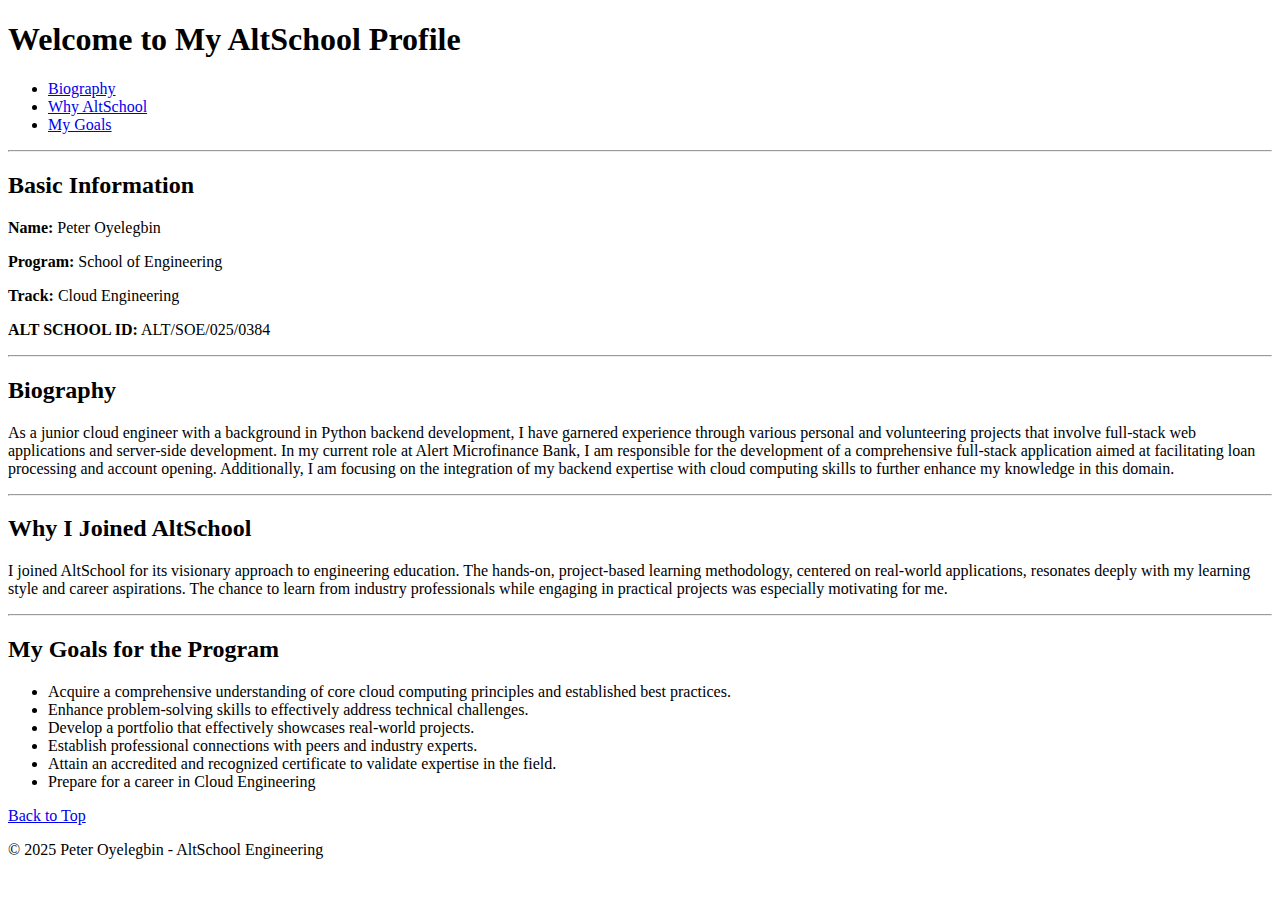
<file: Assignment1/index.html>
<!DOCTYPE html>
<html lang="en">
<head>
    <meta charset="UTF-8">
    <meta name="viewport" content="width=device-width, initial-scale=1.0">
    <title>Peter Oyelegbin | AltSchool Profile</title>
</head>
<body>
    <header id="top">
        <h1>Welcome to My AltSchool Profile</h1>
        <nav>
            <ul>
                <li><a href="#bio">Biography</a></li>
                <li><a href="#reasons">Why AltSchool</a></li>
                <li><a href="#goals">My Goals</a></li>
            </ul>
        </nav>
    </header>

    <hr>

    <main>
        <section>
            <h2>Basic Information</h2>
            <p><strong>Name:</strong> Peter Oyelegbin</p>
            <p><strong>Program:</strong> School of Engineering</p>
            <p><strong>Track:</strong> Cloud Engineering</p>
            <p><strong>ALT SCHOOL ID:</strong> ALT/SOE/025/0384</p>
        </section>

        <hr>

        <section id="bio">
            <h2>Biography</h2>
            <p>
                As a junior cloud engineer with a background in Python backend development, I have garnered experience through various personal and volunteering projects that involve full-stack web applications and server-side development.
                In my current role at Alert Microfinance Bank, I am responsible for the development of a comprehensive full-stack application aimed at facilitating loan processing and account opening. Additionally, I am focusing on the integration of my backend expertise with cloud computing skills to further enhance my knowledge in this domain.
            </p>
        </section>

        <hr>

        <section id="reasons">
            <h2>Why I Joined AltSchool</h2>
            <p>
                I joined AltSchool for its visionary approach to engineering education. The hands-on, project-based learning methodology, centered on real-world applications, resonates deeply with my learning style and career aspirations. The chance to learn from industry professionals while engaging in practical projects was especially motivating for me.
            </p>
        </section>

        <hr>

        <section id="goals">
            <h2>My Goals for the Program</h2>
            <ul>
                <li>Acquire a comprehensive understanding of core cloud computing principles and established best practices.</li>
                <li>Enhance problem-solving skills to effectively address technical challenges.</li>
                <li>Develop a portfolio that effectively showcases real-world projects.</li>
                <li>Establish professional connections with peers and industry experts.</li>
                <li>Attain an accredited and recognized certificate to validate expertise in the field.</li>
                <li>Prepare for a career in Cloud Engineering</li>
            </ul>
        </section>
    </main>

    <footer>
        <p><a href="#top">Back to Top</a></p>
        <p>&copy; 2025 Peter Oyelegbin - AltSchool Engineering</p>
    </footer>
</body>
</html>
</file>
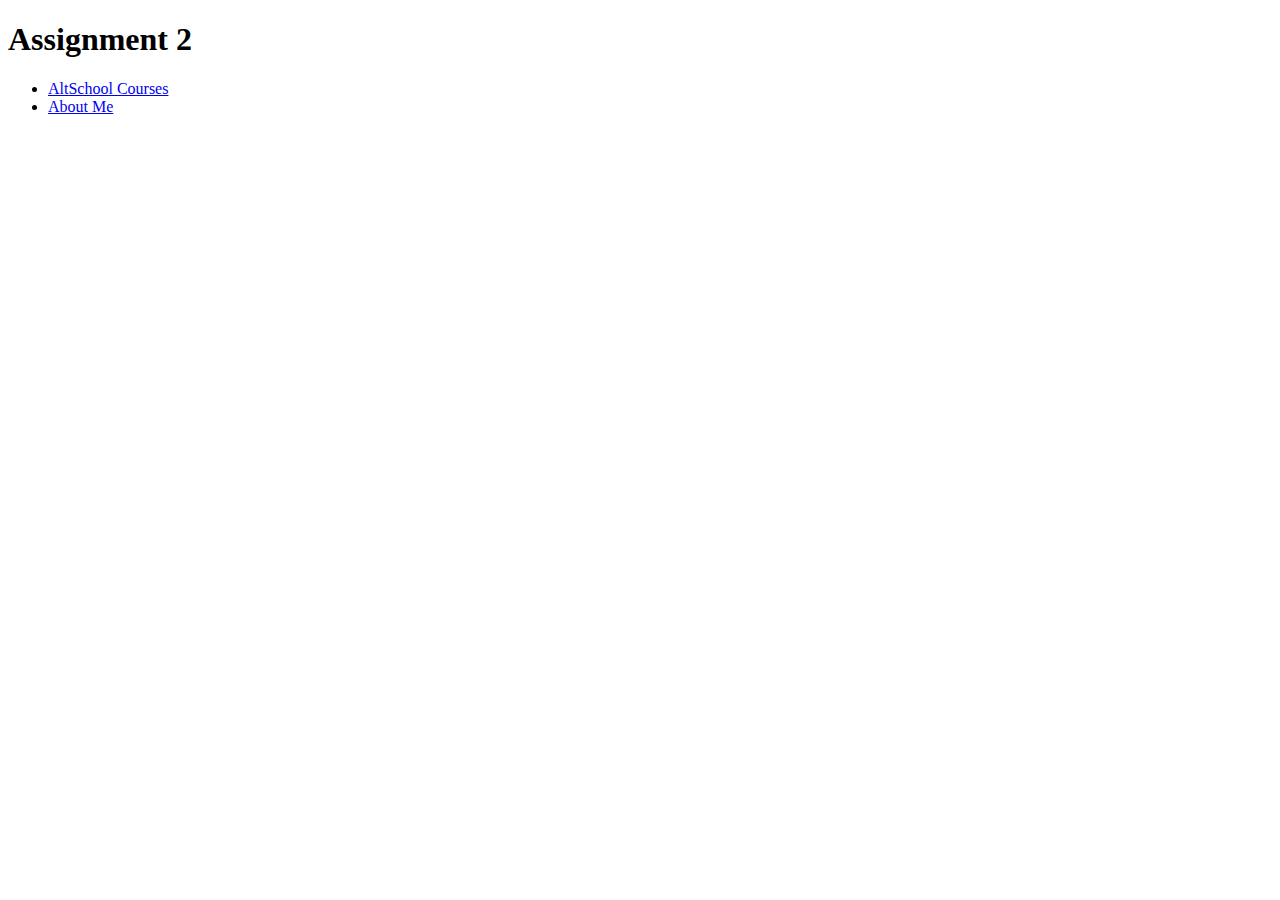
<file: Assignment2/index.html>
<!DOCTYPE html>
<html lang="en">
<head>
    <meta charset="UTF-8">
    <meta name="viewport" content="width=device-width, initial-scale=1.0">
    <title>Assignment 2</title>
</head>
<body>
    <h1>Assignment 2</h1>
    <ul>
        <li><a href="table.html">AltSchool Courses</a></li>
        <li><a href="media.html">About Me</a></li>
    </ul>
</body>
</html>
</file>
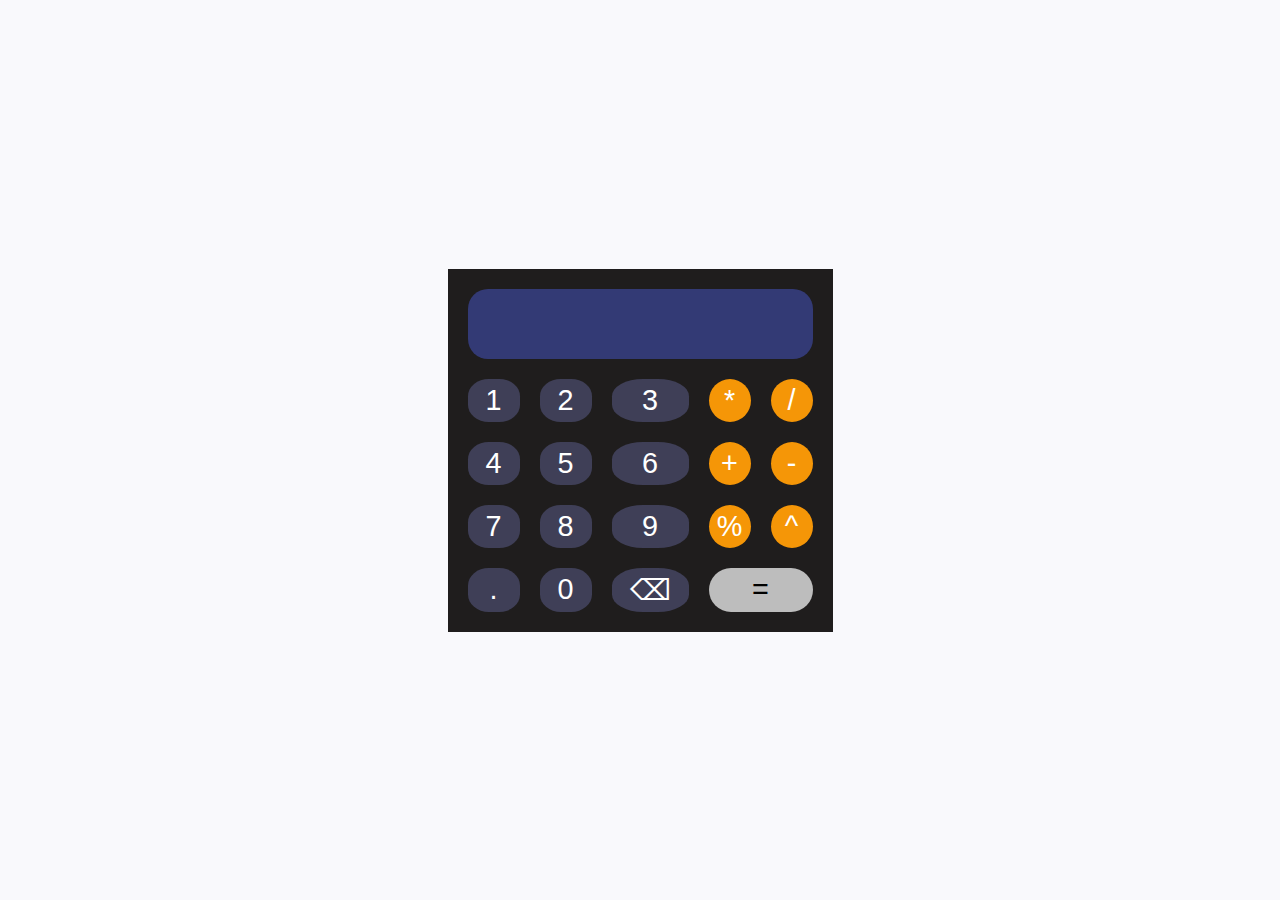
<file: basic_calculator/index.html>
<!DOCTYPE html>
<html lang="en">
    <head>
        <meta charset="UTF-8">
        <meta name="viewport" content="width=device-width, initial-scale=1.0">
        <meta name="author" content="Peter Oyelegbin">
        <meta name="description" content="AltSchool of Engineering First Semester Assessment">
        <meta name="keywords" content="calculator">
        <title>Calculator</title>
        <link rel="stylesheet" href="styles.css" />
    </head>
    <body>
        <main class="calculator">
            <section class="display" id="display"></section>
            <section class="buttons">
                <button type="button" class="btn number">1</button>
                <button type="button" class="btn number">2</button>
                <button type="button" class="btn number">3</button>
                <button type="button" class="btn operator">*</button>
                <button type="button" class="btn operator">/</button>

                <button type="button" class="btn number">4</button>
                <button type="button" class="btn number">5</button>
                <button type="button" class="btn number">6</button>
                <button type="button" class="btn operator">+</button>
                <button type="button" class="btn operator">-</button>

                <button type="button" class="btn number">7</button>
                <button type="button" class="btn number">8</button>
                <button type="button" class="btn number">9</button>
                <button type="button" class="btn operator">%</button>
                <button type="button" class="btn operator">^</button>

                <button type="button" class="btn number">.</button>
                <button type="button" class="btn number">0</button>
                <button type="button" class="btn cancel" id="backspace">&#x232b;</button>
                <button type="button" class="btn equal">=</button>
            </section>
        </main>
        <script src="script.js"></script>
    </body>
</html>
</file>
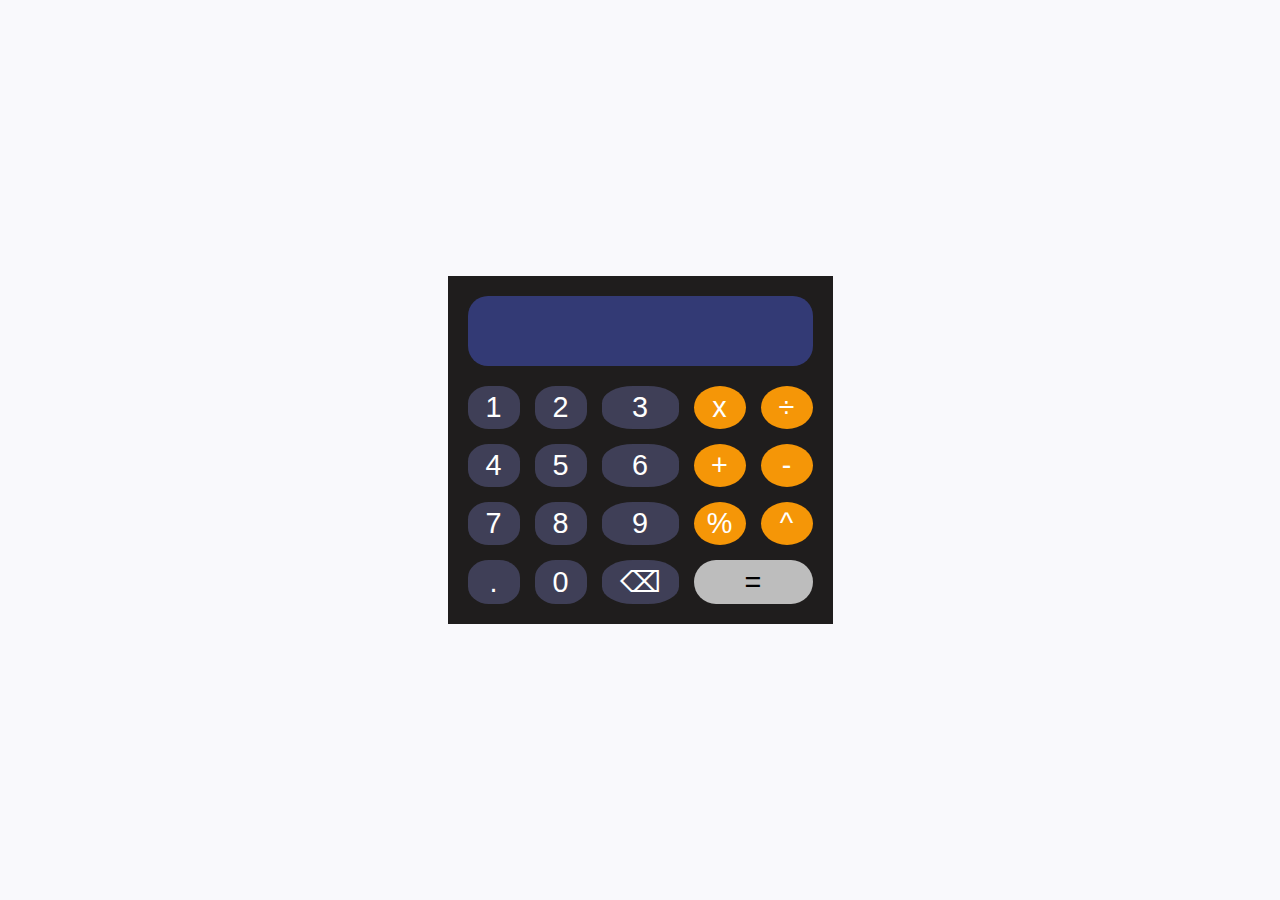
<file: semester1/assessment/index.html>
<!DOCTYPE html>
<html lang="en">
    <head>
        <meta charset="UTF-8">
        <meta name="viewport" content="width=device-width, initial-scale=1.0">
        <meta name="author" content="Peter Oyelegbin">
        <meta name="description" content="AltSchool of Engineering First Semester Assessment">
        <meta name="keywords" content="calculator">
        <title>Calculator</title>
        <link rel="stylesheet" href="styles.css" />
    </head>
    <body>
        <main class="calculator">
            <section class="display" id="display"></section>
            <section class="buttons">
                <button type="button" class="btn number">1</button>
                <button type="button" class="btn number">2</button>
                <button type="button" class="btn number">3</button>
                <button type="button" class="btn operator">x</button>
                <button type="button" class="btn operator">÷</button>

                <button type="button" class="btn number">4</button>
                <button type="button" class="btn number">5</button>
                <button type="button" class="btn number">6</button>
                <button type="button" class="btn operator">+</button>
                <button type="button" class="btn operator">-</button>

                <button type="button" class="btn number">7</button>
                <button type="button" class="btn number">8</button>
                <button type="button" class="btn number">9</button>
                <button type="button" class="btn operator">%</button>
                <button type="button" class="btn operator">^</button>

                <button type="button" class="btn number">.</button>
                <button type="button" class="btn number">0</button>
                <button type="button" class="btn cancel" id="backspace">&#x232b;</button>
                <button type="button" class="btn equal">=</button>
            </section>
        </main>
        <script src="script.js"></script>
    </body>
</html>
</file>
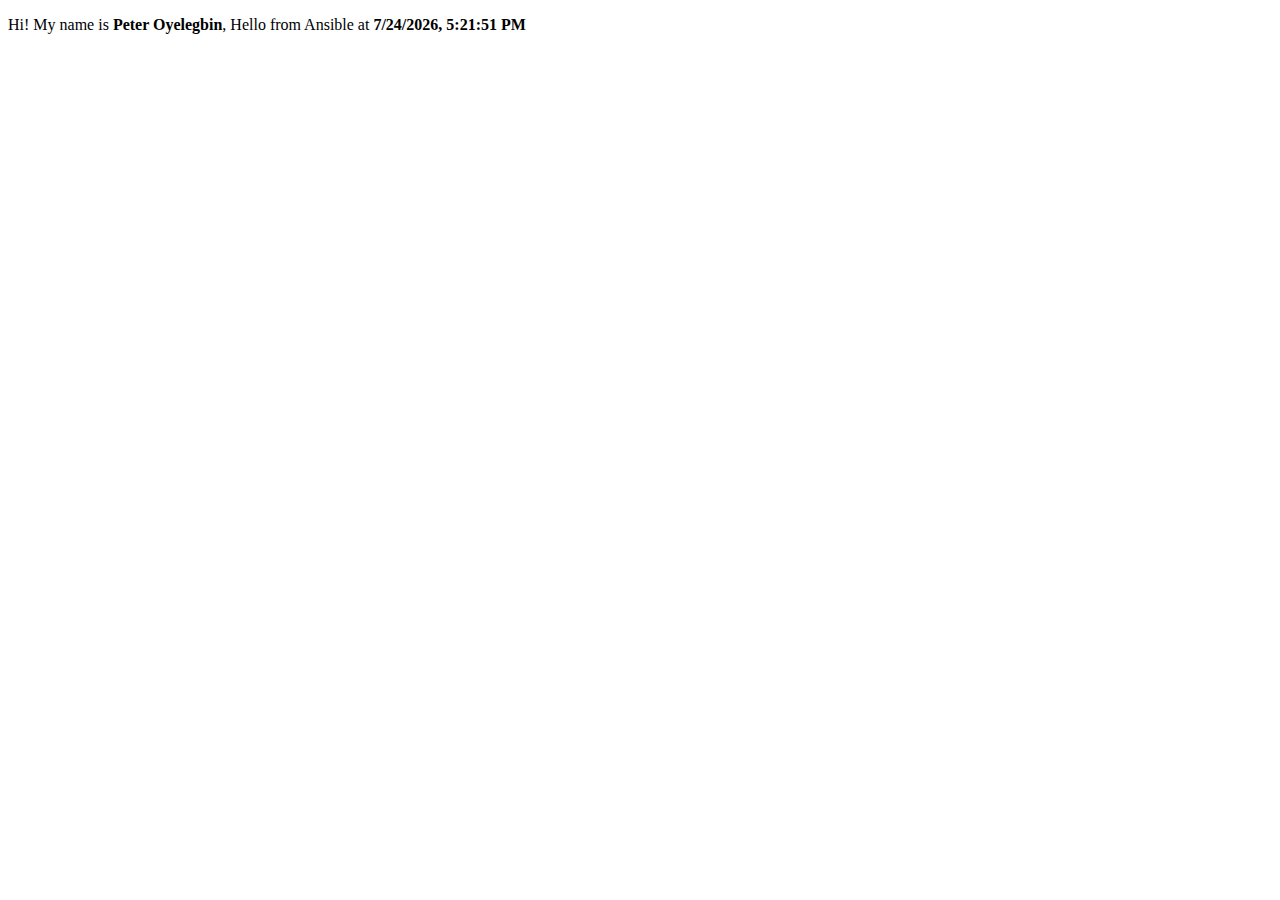
<file: semester2/assignment7/index.html>
<!DOCTYPE html>
<html lang="en">
    <head>
        <meta charset="UTF-8">
        <meta name="viewport" content="width=device-width, initial-scale=1.0">
        <title>Deployed by Ansible</title>
    </head>
    <body>
        <p>Hi! My name is <strong>Peter Oyelegbin</strong>, Hello from Ansible at <strong id="clock"></strong></p>
        <script>
            function updateClock() {
                const now = new Date();
                document.getElementById("clock").textContent = now.toLocaleString();
            }

            setInterval(updateClock, 1000);
            updateClock();
    </script>
    </body>
</html>
</file>
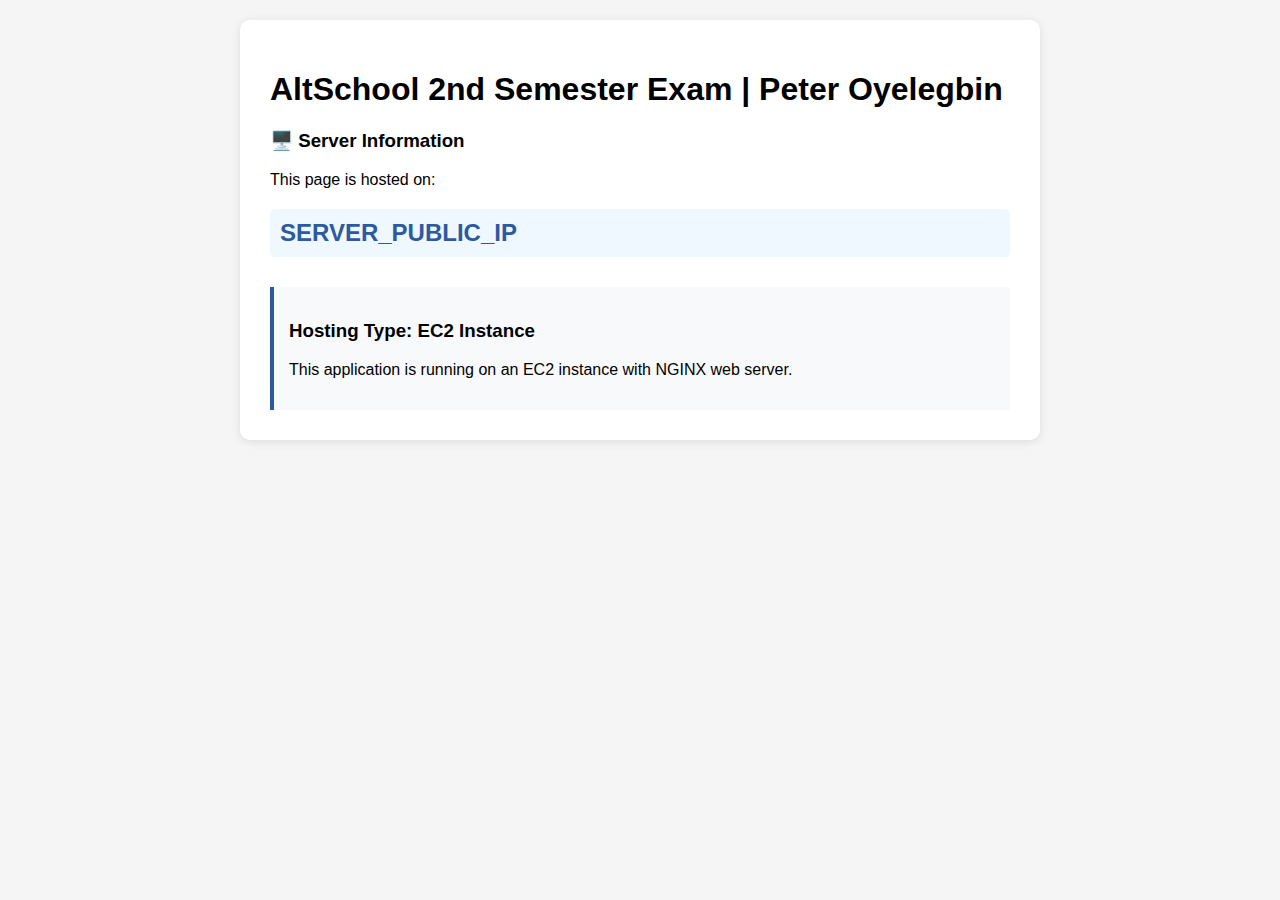
<file: semester2/exam/index.html>
<!DOCTYPE html>
<html lang="en">
<head>
    <meta charset="UTF-8">
    <meta name="viewport" content="width=device-width, initial-scale=1.0">
    <title>Peter Oyelegbin | Server Info</title>
    <style>
        body {
            font-family: Arial, sans-serif;
            max-width: 800px;
            margin: 0 auto;
            padding: 20px;
            background-color: #f5f5f5;
        }
        .container {
            background: white;
            padding: 30px;
            border-radius: 10px;
            box-shadow: 0 2px 10px rgba(0,0,0,0.1);
        }
        .ip-address {
            font-size: 24px;
            color: #2c5aa0;
            font-weight: bold;
            padding: 10px;
            background-color: #f0f8ff;
            border-radius: 5px;
            margin: 20px 0;
        }
        .hosting-type {
            margin-top: 30px;
            padding: 15px;
            border-left: 4px solid #2c5aa0;
            background-color: #f8f9fa;
        }
    </style>
</head>
<body>
    <div class="container">
        <h1>AltSchool 2nd Semester Exam | Peter Oyelegbin</h1>
        <h3>🖥️ Server Information</h3>
        <p>This page is hosted on:</p>
        <div class="ip-address">SERVER_PUBLIC_IP</div>
        
        <div class="hosting-type">
            <h3>Hosting Type: <span id="hostingType">EC2 Instance</span></h3>
            <p>This application is running on an EC2 instance with NGINX web server.</p>
        </div>
    </div>
</body>
</html>
</file>
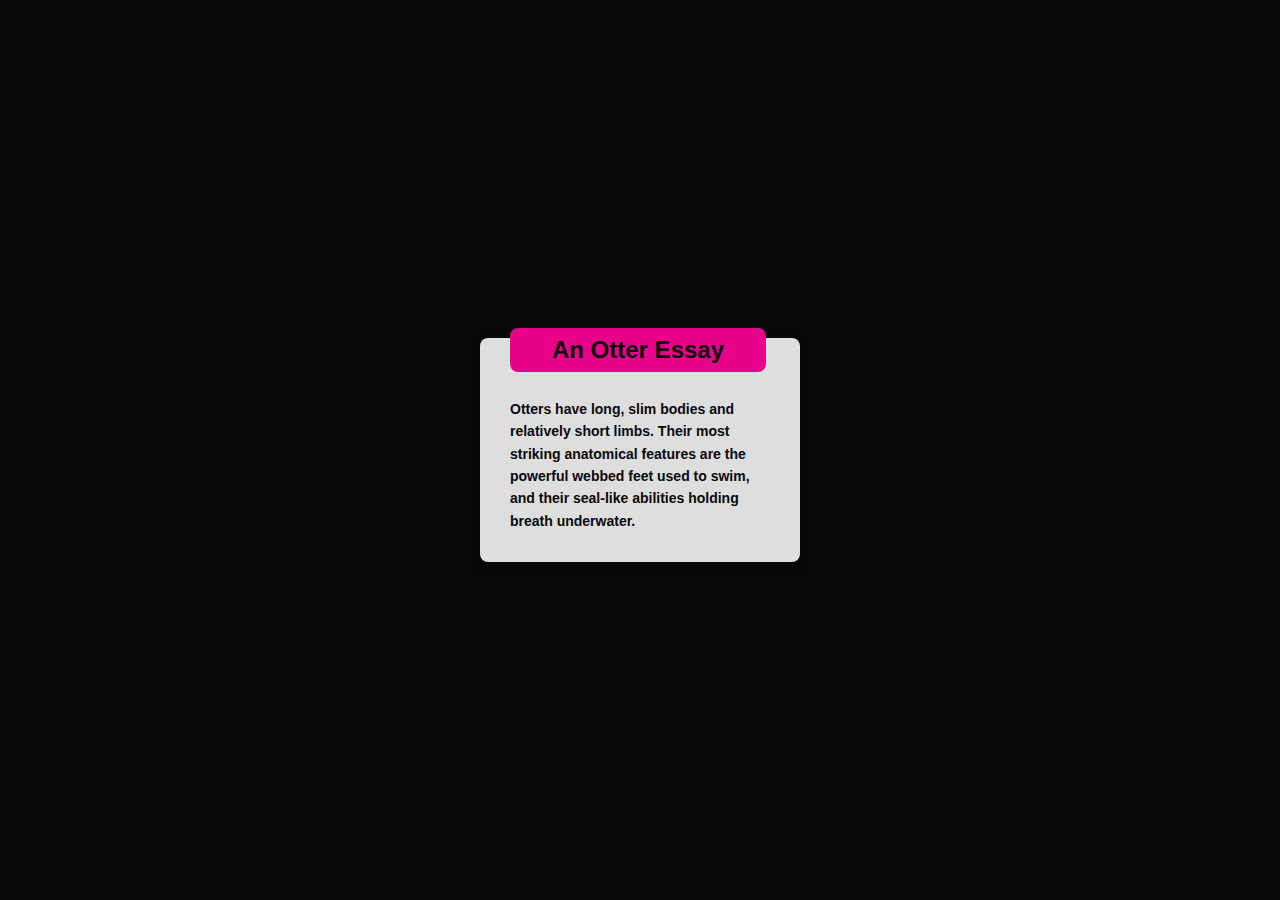
<file: semester1/assignment3/exercise1/index.html>
<!DOCTYPE html>
<html lang="en">
  <head>
    <meta charset="UTF-8" />
    <meta name="viewport" content="width=device-width, initial-scale=1.0" />
    <title>Exercise 1: Otter Essay Card</title>
    <style>
      * {
        margin: 0;
        padding: 0;
        box-sizing: border-box;
      }

      body {
        display: flex;
        justify-content: center;
        align-items: center;
        height: 100vh;
        background-color: #080808;
        font-family: Arial, sans-serif;
      }

      .card {
        position: relative;
        width: 320px;
        background: #eeee;
        border-radius: 8px;
        padding: 30px;
        box-shadow: 0 4px 6px #080808;
      }

      .title {
        position: absolute;
        top: -10px;
        width: 80%;
        color: #080808;
        background: #e6028b;
        padding: 8px;
        font-size: 24px;
        font-weight: 700;
        border-radius: 8px 8px;
        text-align: center;
      }

      .content {
        margin-top: 30px;
        font-size: 14px;
        font-weight: 600;
        color: #080808;
        line-height: 1.6;
        text-align: left;
      }
    </style>
  </head>
  <body>
    <div class="card">
      <h1 class="title">An Otter Essay</h1>
      <h3 class="content">
        Otters have long, slim bodies and relatively short limbs. Their most
        striking anatomical features are the powerful webbed feet used to swim,
        and their seal-like abilities holding breath underwater.
      </h3>
    </div>
  </body>
</html>
</file>
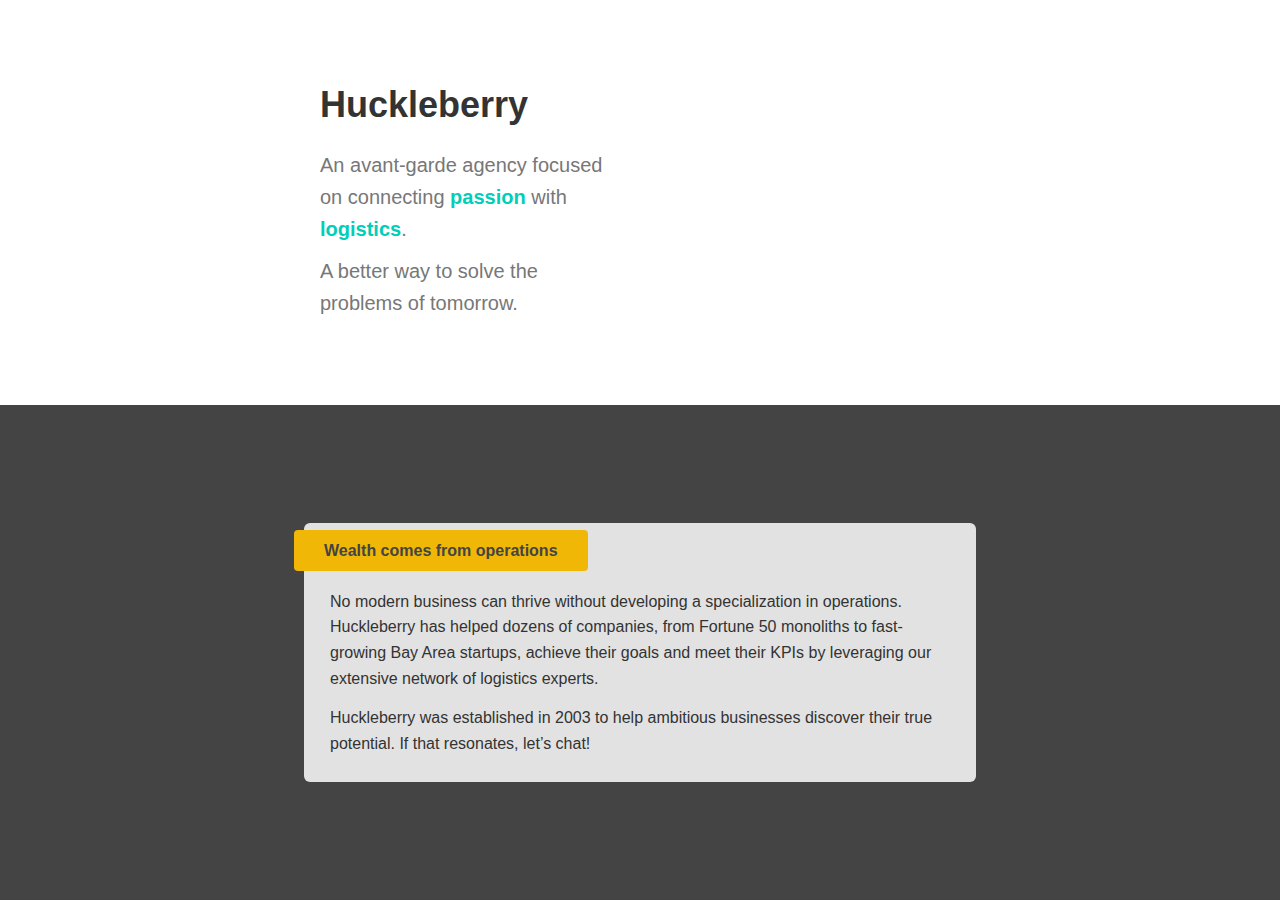
<file: semester1/assignment3/exercise2/index.html>
<!DOCTYPE html>
<html lang="en">
  <head>
    <meta charset="UTF-8" />
    <meta name="viewport" content="width=device-width, initial-scale=1.0" />
    <title>Exercise 2: Huckleberry</title>
    <style>
      * {
        margin: 0;
        padding: 0;
        box-sizing: border-box;
      }

      body {
        font-family: Arial, Helvetica, sans-serif;
        line-height: 1.6;
        color: #333;
      }

      .header_container {
        margin: 0 auto;
        padding: 30px 80px;
        height: 45vh;
        display: flex;
        align-items: center;
        justify-content: center;
      }

      .header {
        text-align: left;
        padding: 45px 16px;
        width: 60%;
      }

      .header > div {
        width: 45%;
      }

      .header h1 {
        font-size: 36px;
        font-weight: bold;
        margin-bottom: 16px;
      }

      .header p {
        font-size: 20px;
        color: #777;
        margin-bottom: 10px;
      }

      .header p a {
        color: #01ceb9;
        text-decoration: none;
        font-weight: bold;
      }

      .content_container {
        margin: 0 auto;
        padding: 20px 80px;
        background: #444;
        height: 55vh;
        display: flex;
        justify-content: center;
        align-items: center;
      }

      .card {
        background: #eeee;
        border-radius: 6px;
        padding: 26px;
        box-shadow: 0 4px 6px #0000;
        width: 60%;
        position: relative;
      }

      .card .highlight {
        background: #f1b706;
        color: #444;
        font-weight: bold;
        padding: 8px 30px;
        border-radius: 4px;
        display: inline-block;
        margin-bottom: 16px;
        position: absolute;
        left: -10px;
        top: 7px;
      }

      .details {
        margin-top: 40px;
      }

      .card p {
        font-size: 16px;
        margin-bottom: 14px;
      }

      .card p:last-child {
        margin-bottom: 0;
      }

      @media (max-width: 768px) {
        .header_container {
          padding: 30px;
          justify-content: left;
        }

        .header > div {
          width: 100%;
        }

        .header h1 {
          font-size: 24px;
        }

        .header p {
          font-size: 16px;
        }

        .content_container {
          padding: 30px 20px;
          height: auto;
        }

        .card {
          width: 100%;
        }

        .card p {
          font-size: 14px;
        }
      }

      @media (max-width: 480px) {
        .header {
          width: 100%;
          padding: 40px 0;
        }

        .header > div {
          width: 100%;
        }

        .header h1 {
          font-size: 20px;
        }

        .header p {
          font-size: 14px;
        }

        .card {
          padding: 16px;
          width: 100%;
        }

        .details {
          margin-top: 60px;
        }

        .card p {
          font-size: 12px;
        }
      }
    </style>
  </head>
  <body>
    <!-- Header Section -->
    <div class="header_container">
      <div class="header">
        <div>
          <h1>Huckleberry</h1>
          <p>
            An avant-garde agency focused on connecting
            <a href="#">passion</a> with <a href="#">logistics</a>.
          </p>
          <p>A better way to solve the problems of tomorrow.</p>
        </div>
      </div>
    </div>

    <!-- Content Section -->
    <div class="content_container">
      <div class="card">
        <span class="highlight">Wealth comes from operations</span>
        <div class="details">
          <p>
            No modern business can thrive without developing a specialization in
            operations. Huckleberry has helped dozens of companies, from Fortune
            50 monoliths to fast-growing Bay Area startups, achieve their goals
            and meet their KPIs by leveraging our extensive network of logistics
            experts.
          </p>
          <p>
            Huckleberry was established in 2003 to help ambitious businesses
            discover their true potential. If that resonates, let’s chat!
          </p>
        </div>
      </div>
    </div>
  </body>
</html>
</file>
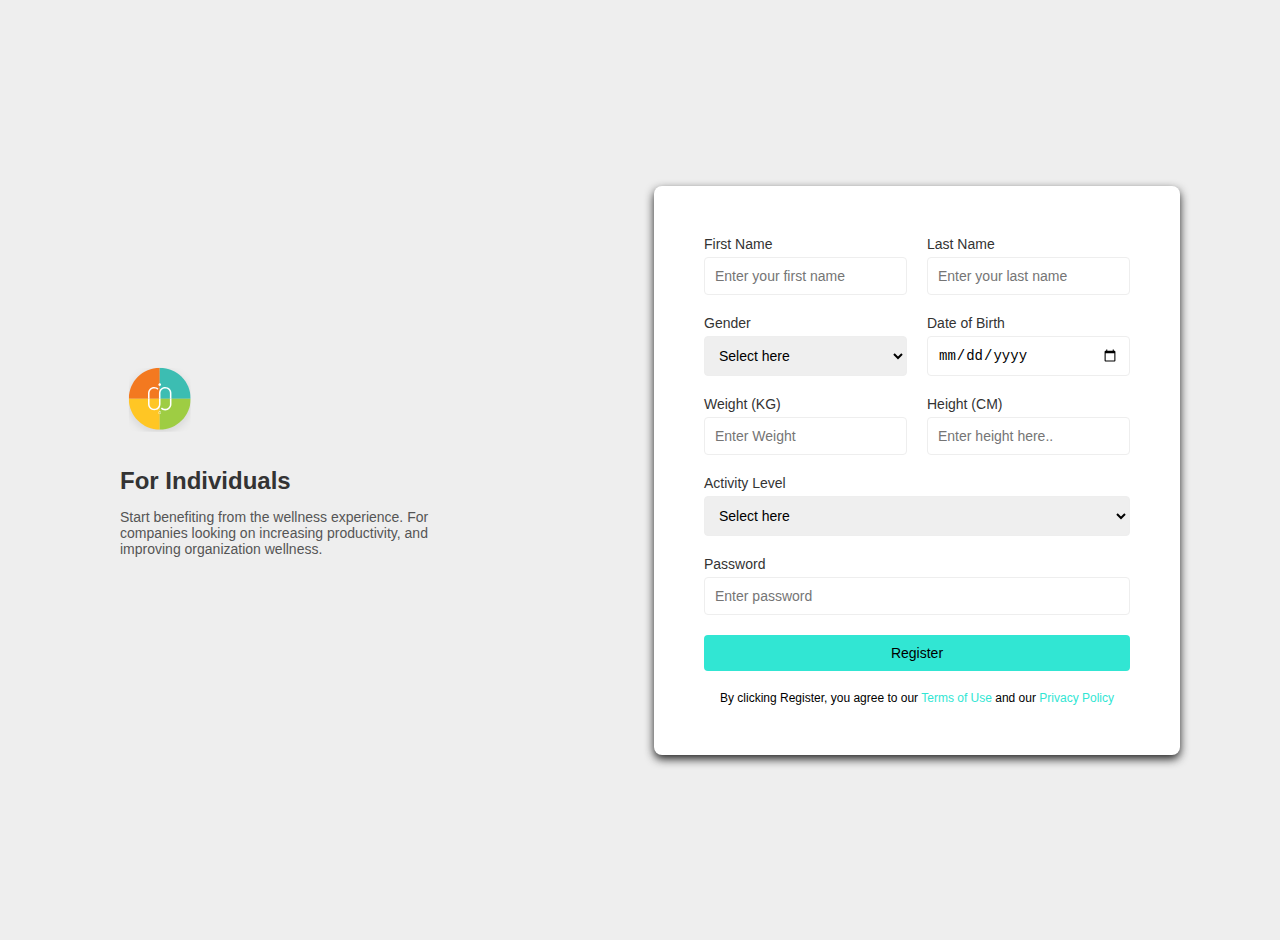
<file: semester1/assignment3/exercise4/index.html>
<!DOCTYPE html>
<html lang="en">
  <head>
    <meta charset="UTF-8" />
    <meta name="viewport" content="width=device-width, initial-scale=1.0" />
    <title>Exercise 4: Sign Up Form</title>
    <style>
      body {
        font-family: Arial, Helvetica, sans-serif, Verdana;
        margin: 0;
        padding: 0;
        background-color: #eee;
        display: flex;
        gap: 20px;
        align-items: center;
        height: 100vh;
        padding: 20px 100px;
      }

      .container {
        padding: 20px;
      }

      .logo {
        margin-bottom: 20px;
      }

      .logo img {
        width: 80px;
        height: 80px;
      }

      .header {
        text-align: left;
        margin-bottom: 20px;
        width: 70%;
      }

      .header h1 {
        font-size: 24px;
        margin-bottom: 10px;
        color: #333;
      }

      .header #mobile-content {
        display: none;
      }

      .header #desktop-content {
        display: block;
      }

      .header p {
        font-size: 14px;
        color: #555;
      }

      .card {
        background: #fff;
        box-shadow: 0 4px 10px #222;
        border-radius: 8px;
        padding: 50px;
        flex: 1;
      }

      .form-group {
        display: grid;
        gap: 20px;
        grid-template-columns: 1fr 1fr;
      }

      .form-control {
        display: flex;
        flex-direction: column;
        margin-bottom: 20px;
      }

      .form-control label {
        font-size: 14px;
        color: #333;
        margin-bottom: 5px;
      }

      .form-control input,
      .form-control select {
        font-size: 14px;
        padding: 10px;
        border: 1px solid #eee;
        border-radius: 4px;
      }

      .form-control input:focus,
      .form-control select:focus {
        outline: 1px solid #31e6d3;
      }

      .form-actions {
        text-align: center;
      }

      .form-actions button {
        background-color: #31e6d3;
        color: eee;
        padding: 10px 20px;
        border: none;
        border-radius: 4px;
        cursor: pointer;
        font-size: 14px;
        width: 100%;
        transition: all ease-in-out 300ms;
      }

      .form-actions button:hover {
        background-color: #31e6d3;
      }

      .footer {
        text-align: center;
        font-size: 12px;
        margin-top: 20px;
        color: #000;
      }

      .footer a {
        color: #31e6d3;
        text-decoration: none;
      }

      .footer a:hover {
        text-decoration: underline;
      }

      @media screen and (max-width: 768px) {
        body {
          flex-direction: column;
          padding: 20px;
        }

        .header {
          width: 100%;
        }

        .header #mobile-content {
          display: block;
        }

        .header #desktop-content {
          display: none;
        }

        .container {
          padding: 0;
        }

        .card {
          padding: 20px;
        }

        .form-group {
          grid-template-columns: 1fr;
        }
      }
    </style>
  </head>

  <body>
    <!-- https://www.figma.com/file/URkPhPHkkWREdiIB21uvfE/Web-Development-Training?type=design&node-id=0%3A1&mode=design&t=KXSthmp0easnvUhR-1 -->
    <div class="container">
      <div class="logo">
        <img src="./logo.svg" alt="Logo" />
      </div>
      <div class="header">
        <h1>For Individuals</h1>
        <p id="mobile-content">
          Inspiring wholesome harmony for the mind, body and spirit, for
          everyone, everywhere.
        </p>
        <p id="desktop-content">
          Start benefiting from the wellness experience. For companies looking
          on increasing productivity, and improving organization wellness.
        </p>
      </div>
    </div>

    <div class="card">
      <form>
        <div class="form-group">
          <div class="form-control">
            <label for="first-name">First Name</label>
            <input
              type="text"
              id="first-name"
              placeholder="Enter your first name" />
          </div>
          <div class="form-control">
            <label for="last-name">Last Name</label>
            <input
              type="text"
              id="last-name"
              placeholder="Enter your last name" />
          </div>
        </div>

        <div class="form-group">
          <div class="form-control">
            <label for="gender">Gender</label>
            <select id="gender">
              <option value="">Select here</option>
              <option value="male">Male</option>
              <option value="female">Female</option>
            </select>
          </div>
          <div class="form-control">
            <label for="dob">Date of Birth</label>
            <input type="date" id="dob" />
          </div>
        </div>

        <div class="form-group">
          <div class="form-control">
            <label for="weight">Weight (KG)</label>
            <input type="number" id="weight" placeholder="Enter Weight" />
          </div>
          <div class="form-control">
            <label for="height">Height (CM)</label>
            <input
              type="number"
              id="height"
              placeholder="Enter height here.." />
          </div>
        </div>

        <div class="form-control">
          <label for="activity-level">Activity Level</label>
          <select id="activity-level">
            <option value="">Select here</option>
            <option value="low">Low</option>
            <option value="moderate">Moderate</option>
            <option value="high">High</option>
          </select>
        </div>
        <div class="form-control">
          <label for="password">Password</label>
          <input type="password" id="password" placeholder="Enter password" />
        </div>
        <div class="form-actions">
          <button type="submit">Register</button>
        </div>
      </form>
      <div class="footer">
        By clicking Register, you agree to our
        <a href="#">Terms of Use</a> and our <a href="#">Privacy Policy</a>
      </div>
    </div>
  </body>
</html>
</file>
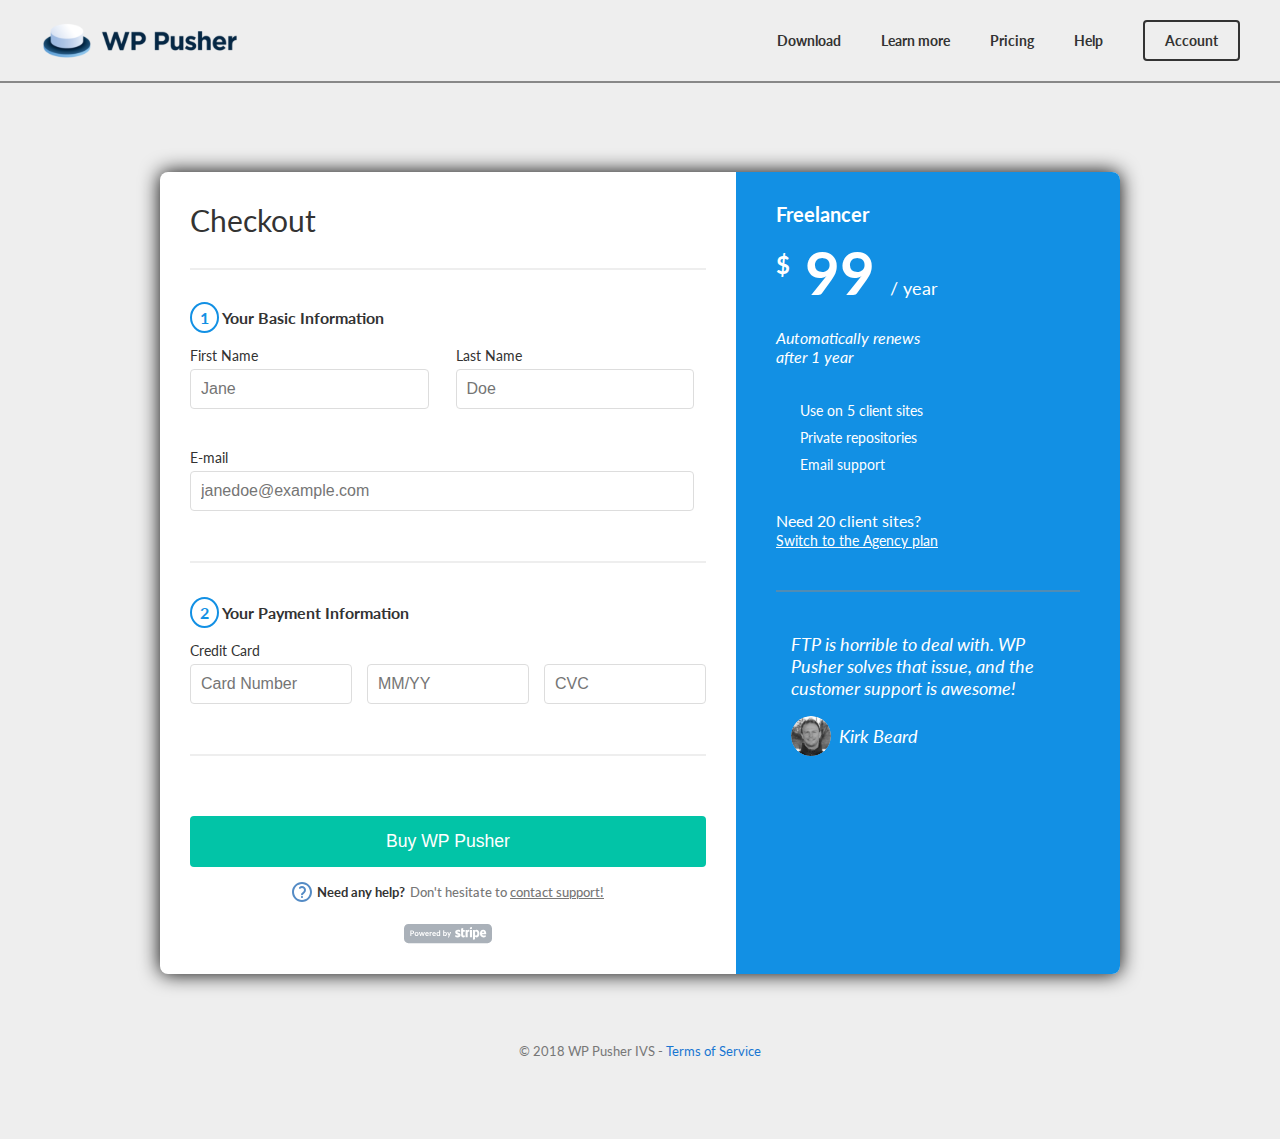
<file: semester1/assignment3/exercise5/index.html>
<!DOCTYPE html>
<html lang="en">
  <head>
    <meta charset="UTF-8" />
    <meta name="viewport" content="width=device-width, initial-scale=1.0" />
    <title>Exercise 5: WP Pusher</title>
    <link rel="preconnect" href="https://fonts.googleapis.com">
    <link rel="preconnect" href="https://fonts.gstatic.com" crossorigin>
    <link href="https://fonts.googleapis.com/css2?family=Lato:ital,wght@0,100;0,300;0,400;0,700;0,900;1,400&display=swap" rel="stylesheet">
    
    <style>
      *,
      ::before,
      ::after {
        margin: 0;
        padding: 0;
        border: none;
        box-sizing: border-box;
        scroll-behavior: smooth;
      }

      body {
        font-family: "Lato", Arial, sans-serif;
        background-color: #eee;
        color: #333;
        padding-bottom: 80px;
      }

      nav {
        display: flex;
        justify-content: space-between;
        align-items: center;
        padding: 20px 40px;
        border-bottom: 2px solid #888;
      }

      .nav-content {
        display: flex;
        justify-content: center;
        align-items: center;
        gap: 40px;
      }

      .nav-list {
        list-style: none;
        font-size: 0.9em;
      }

      .nav-list > a {
        text-decoration: none;
        color: #333;
        font-weight: bold;
      }

      .btn {
        border: 2px solid #333;
        color: #333;
        font-weight: 700;
        padding: 10px 20px;
        border-radius: 4px;
        text-decoration: none;
        font-size: 0.9em;
      }

      main {
        display: flex;
        justify-content: center;
        align-items: center;
        min-height: 100vh;
        margin: 40px 0 0 0;
      }

      .checkout-container {
        background-color: #fff;
        border-radius: 8px;
        box-shadow: 0 0 20px #000;
        display: flex;
        max-width: 960px;
        width: 90%;
        margin: 20px;
      }

      .checkout-form {
        padding: 30px;
        width: 60%;
      }

      .form-step {
        margin: 40px 0;
        padding-bottom: 30px;
        border-bottom: 2px solid #eee;
      }

      .checkout-sidebar {
        background-color: #1290e4;
        color: #fff;
        padding: 30px 40px;
        width: 40%;
        border-radius: 0 8px 8px 0;
        display: flex;
        flex-direction: column;
      }

      .form-group {
        margin: 20px 0;
      }

      .form-group label {
        display: block;
        margin-bottom: 5px;
        color: #333;
        font-size: 0.9em;
      }

      .form-group input[type="text"],
      .form-group input[type="email"] {
        width: calc(100% - 12px);
        padding: 10px;
        border: 1px solid #ddd;
        border-radius: 4px;
        box-sizing: border-box;
        font-size: 1em;
      }

      .name-fields {
        display: flex;
        gap: 15px;
      }

      .name-fields .form-group {
        width: 50%;
      }

      .payment-info {
        margin-top: 30px;
      }

      .payment-info label {
        display: block;
        margin-bottom: 5px;
        color: #333;
        font-size: 0.9em;
      }

      .payment-fields {
        display: flex;
        gap: 15px;
        align-items: center;
      }

      .payment-fields input[type="text"] {
        padding: 10px;
        border: 1px solid #ddd;
        border-radius: 4px;
        box-sizing: border-box;
        font-size: 1em;
      }

      .payment-fields .card-number {
        width: 60%;
      }

      .payment-fields .expiry {
        width: 25%;
      }

      .payment-fields .cvc {
        width: 15%;
      }

      .buy-button {
        background-color: #02c4a7;
        color: #fff;
        padding: 15px 20px;
        border: none;
        border-radius: 4px;
        cursor: pointer;
        font-size: 1.1em;
        width: 100%;
        box-sizing: border-box;
        margin-top: 20px;
      }

      .buy-button:hover {
        background-color: #02c4a7;
      }

      .help-link {
        display: flex;
        justify-content: center;
        align-items: center;
        gap: 5px;
        margin-top: 15px;
        color: #333;
        font-size: 0.8em;
        font-weight: 700;
        text-align: center;
      }

      .help-link a {
        color: #777;
        text-decoration: underline;
      }

      .help-link a:hover {
        text-decoration: none;
      }

      .step-indicator {
        color: #1290e4;
        font-weight: bold;
        padding: 4px 8px;
        border: 2px solid #1290e4;
        border-radius: 50%;
      }

      /* Sidebar Styles */
      .plan-title {
        font-size: 20px;
        font-weight: bold;
        margin-bottom: 10px;
      }

      .plan-price {
        font-size: 60px;
        font-weight: bold;
        margin-bottom: 20px;
      }

      .plan-price span {
        font-size: 18px;
        font-weight: normal;
      }

      .plan-features {
        list-style: none;
        padding: 0;
        margin-top: 36px;
        margin-bottom: 38px;
      }

      .plan-features li {
        margin-bottom: 10px;
        display: flex;
        align-items: center;
        font-size: 0.9em;
        list-style-image: url('./CombinedShape.svg');
        list-style-position: inside;
        padding-left: 24px;
      }

      .plan-features li::before {
        content: none;
      }

      .agency-link {
        color: #fff;
        text-decoration: underline;
        font-size: 0.9em;
      }

      .agency-link:hover {
        text-decoration: none;
      }

      .testimonial {
        padding: 15px;
        font-size: 18px;
        font-style: italic;
        font-weight: 400;
        margin-top: 41px;
        padding-top: 41px;
        border-top: 2px solid #8888;
      }

      .testimonial-author {
        display: flex;
        align-items: center;
        margin-top: 17px;
        font-style: italic;
      }

      .testimonial-author img {
        width: 40px;
        height: 40px;
        border-radius: 50%;
        margin-right: 8px;
        object-fit: cover;
      }

      .powered-by {
        margin-top: 20px;
        text-align: center;
      }

      .powered-by img {
        height: 20px;
        vertical-align: middle;
      }
    </style>
  </head>
  <body>
    <!-- https://www.figma.com/file/OJMDeEi2fWlPBFrlJFEgFx/wp-pusher-checkout?type=design&mode=design&t=KXSthmp0easnvUhR-1 -->
    <nav>
      <img src="./wppusher-logo.svg" class="logo" alt="logo" />
      <div
        style="
          display: flex;
          justify-content: center;
          align-items: center;
          gap: 40px;
        ">
        <ul class="nav-content">
          <li class="nav-list"><a href="/">Download</a></li>
          <li class="nav-list"><a href="/">Learn more</a></li>
          <li class="nav-list"><a href="/">Pricing</a></li>
          <li class="nav-list"><a href="/">Help</a></li>
        </ul>
        <a href="/" class="btn">Account</a>
      </div>
    </nav>

    <main>
      <div class="checkout-container">
        <form class="checkout-form">
          <h2
            style="
              padding-bottom: 30px;
              box-shadow: 0px 2px #eee;
              font-size: 30px;
              font-weight: 400;
            ">
            Checkout
          </h2>
          <div class="form-step">
            <p style="font-weight: bold">
              <span class="step-indicator">1</span> Your Basic Information
            </p>
            <div class="name-fields">
              <div class="form-group">
                <label for="first-name">First Name</label>
                <input type="text" id="first-name" placeholder="Jane" />
              </div>
              <div class="form-group">
                <label for="last-name">Last Name</label>
                <input type="text" id="last-name" placeholder="Doe" />
              </div>
            </div>
            <div class="form-group">
              <label for="email">E-mail</label>
              <input
                type="email"
                id="email"
                placeholder="janedoe@example.com" />
            </div>
          </div>

          <div class="form-step payment-info">
            <p style="font-weight: bold">
              <span class="step-indicator">2</span> Your Payment Information
            </p>
            <div class="form-group">
              <label for="credit-card">Credit Card</label>
              <div class="payment-fields">
                <input
                  type="text"
                  id="credit-card"
                  class="card-number"
                  placeholder="Card Number" />
                <input type="text" class="expiry" placeholder="MM/YY" />
                <input type="text" class="cvc" placeholder="CVC" />
              </div>
            </div>
          </div>

          <button class="buy-button">Buy WP Pusher</button>

          <p class="help-link">
            <img src="./Mask.svg" alt="help icon" />
            Need any help?
            <span style="font-weight: 500; color: #777"
              >Don't hesitate to <a href="#">contact support!</a></span
            >
          </p>

          <div class="powered-by">
            <img src="./powered_by_stripe.svg" alt="" />
          </div>
        </form>

        <div class="checkout-sidebar">
          <div>
            <h3 class="plan-title">Freelancer</h3>
            <p class="plan-price">
              <sup style="font-size: 24px">$</sup> 99 <span>/ year</span>
            </p>

            <p style="font-weight: 400; font-style: italic;">Automatically renews </br> after 1 year</p>

            <ul class="plan-features">
              <li>Use on 5 client sites</li>
              <li>Private repositories</li>
              <li>Email support</li>
            </ul>

            <p>
              Need 20 client sites? </br>
              <a href="#" class="agency-link">Switch to the Agency plan</a>
            </p>
          </div>

          <div class="testimonial">
            <p>FTP is horrible to deal with. WP Pusher solves that issue, and the customer support is awesome!</p>
            <div class="testimonial-author">
              <img src="./Bitmap.svg" alt="Kirk Beard" />
              <span>Kirk Beard</span>
            </div>
          </div>
        </div>
      </div>
    </main>

    <footer
      style="
        text-align: center;
        margin-top: 20px;
        font-size: 0.8em;
        color: #777;
      ">
      &copy; 2018 WP Pusher IVS -
      <a href="#" style="color: #1976d2; text-decoration: none"
        >Terms of Service</a
      >
    </footer>
  </body>
</html>
</file>
<file: basic_calculator/styles.css>
body {
    margin: 0;
    font-family: sans-serif, Helvetica;
    display: flex;
    justify-content: center;
    align-items: center;
    height: 100vh;
    background-color: #f9f9fc;
}

.calculator {
    background-color: #1f1d1d;
    padding: 20px;
    width: 345px;
}

.display {
    background-color: #333a75;
    color: white;
    font-size: 2rem;
    padding: 20px;
    border-radius: 20px;
    text-align: right;
    margin-bottom: 20px;
    height: 30px;
    overflow: auto hidden;
}

.buttons {
    display: grid;
    grid-template-columns: repeat(5, 1fr);
    gap: 20px;
}

.btn {
    font-size: 1.8rem;
    border: none;
    background-color: #3f3f57;
    color: white;
    cursor: pointer;
    transition: background-color 0.2s;
}

.number, .cancel {
    padding: 5px 18px;
    border-radius: 40%;
}

.btn:hover {
    background-color: #505080;
}

.operator {
    border-radius: 50%;
    background-color: #f59607;
}

.operator:hover {
    background-color: #ff9800;
}

.equal {
    grid-column: span 2;
    background-color: #bdbdbd;
    color: black;
    border-radius: 30px;
}

@media screen and (max-width: 400px) {
    .calculator {
        width: 85%;
    }

    /* .display {
        font-size: 1.5rem;
    } */

    /* .btn {
        font-size: 1rem;
    } */
}
</file>
<file: semester1/assessment/styles.css>
body {
    margin: 0;
    font-family: sans-serif, Helvetica;
    display: flex;
    justify-content: center;
    align-items: center;
    height: 100vh;
    background-color: #f9f9fc;
}

.calculator {
    background-color: #1f1d1d;
    padding: 20px;
    width: 345px;
}

.display {
    background-color: #333a75;
    color: white;
    font-size: 2rem;
    padding: 20px;
    border-radius: 20px;
    text-align: right;
    margin-bottom: 20px;
    height: 30px;
    overflow: auto hidden;
}

.buttons {
    display: grid;
    grid-template-columns: repeat(5, 1fr);
    gap: 15px;
}

.btn {
    font-size: 1.8rem;
    border: none;
    background-color: #3f3f57;
    color: white;
    cursor: pointer;
    transition: background-color 0.2s;
}

.number, .cancel {
    padding: 5px 18px;
    border-radius: 40%;
}

.btn:hover {
    background-color: #505080;
}

.operator {
    border-radius: 50%;
    background-color: #f59607;
}

.operator:hover {
    background-color: #ff9800;
}

.equal {
    grid-column: span 2;
    background-color: #bdbdbd;
    color: black;
    border-radius: 30px;
}

@media screen and (max-width: 400px) {
    .calculator {
        width: 85%;
    }
}
</file>
